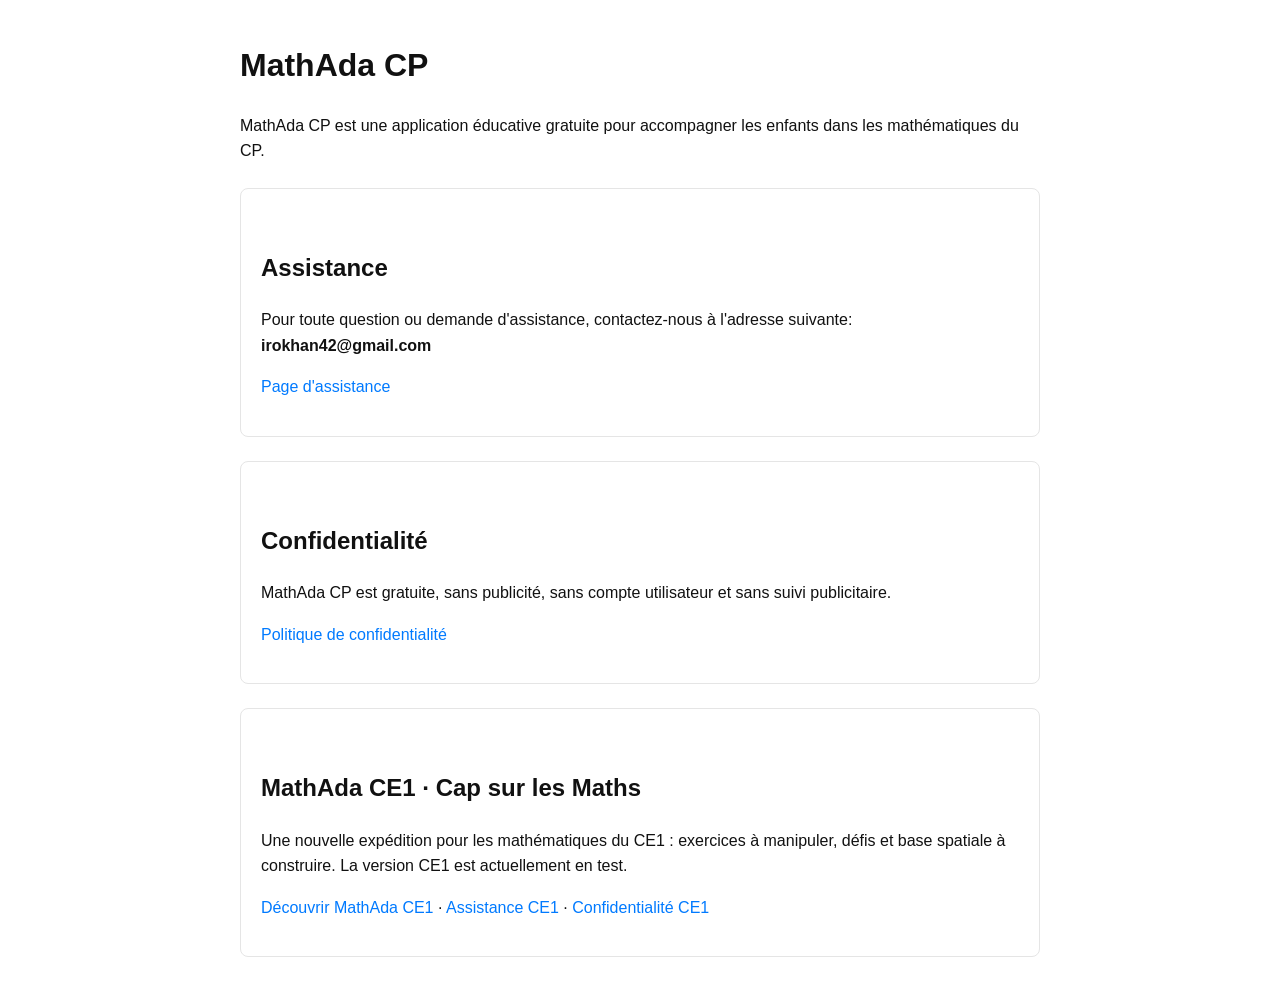
<file: index.html>
<!DOCTYPE html>
<html lang="fr">
<head>
<meta charset="UTF-8">
<meta name="viewport" content="width=device-width, initial-scale=1.0">
<title>MathAda CP</title>
<style>
body {
    font-family: -apple-system, BlinkMacSystemFont, "Segoe UI", Roboto, sans-serif;
    margin: 40px auto;
    max-width: 800px;
    line-height: 1.6;
    color: #111;
    padding: 0 20px;
}
h1, h2 {
    margin-top: 40px;
}
a {
    color: #007aff;
    text-decoration: none;
}
.card {
    border: 1px solid #e5e5e5;
    border-radius: 8px;
    padding: 20px;
    margin-top: 24px;
}
</style>
</head>
<body>

<h1>MathAda CP</h1>
<p>MathAda CP est une application éducative gratuite pour accompagner les enfants dans les mathématiques du CP.</p>

<div class="card">
<h2>Assistance</h2>
<p>Pour toute question ou demande d'assistance, contactez-nous à l'adresse suivante:<br>
<strong>irokhan42@gmail.com</strong></p>
<p><a href="support.html">Page d'assistance</a></p>
</div>

<div class="card">
<h2>Confidentialité</h2>
<p>MathAda CP est gratuite, sans publicité, sans compte utilisateur et sans suivi publicitaire.</p>
<p><a href="privacy.html">Politique de confidentialité</a></p>
</div>

<div class="card">
<h2>MathAda CE1 · Cap sur les Maths</h2>
<p>Une nouvelle expédition pour les mathématiques du CE1 : exercices à manipuler, défis et base spatiale à construire. La version CE1 est actuellement en test.</p>
<p><a href="ce1/">Découvrir MathAda CE1</a> · <a href="ce1/support.html">Assistance CE1</a> · <a href="ce1/privacy.html">Confidentialité CE1</a></p>
</div>
</body>
</html>
</file>
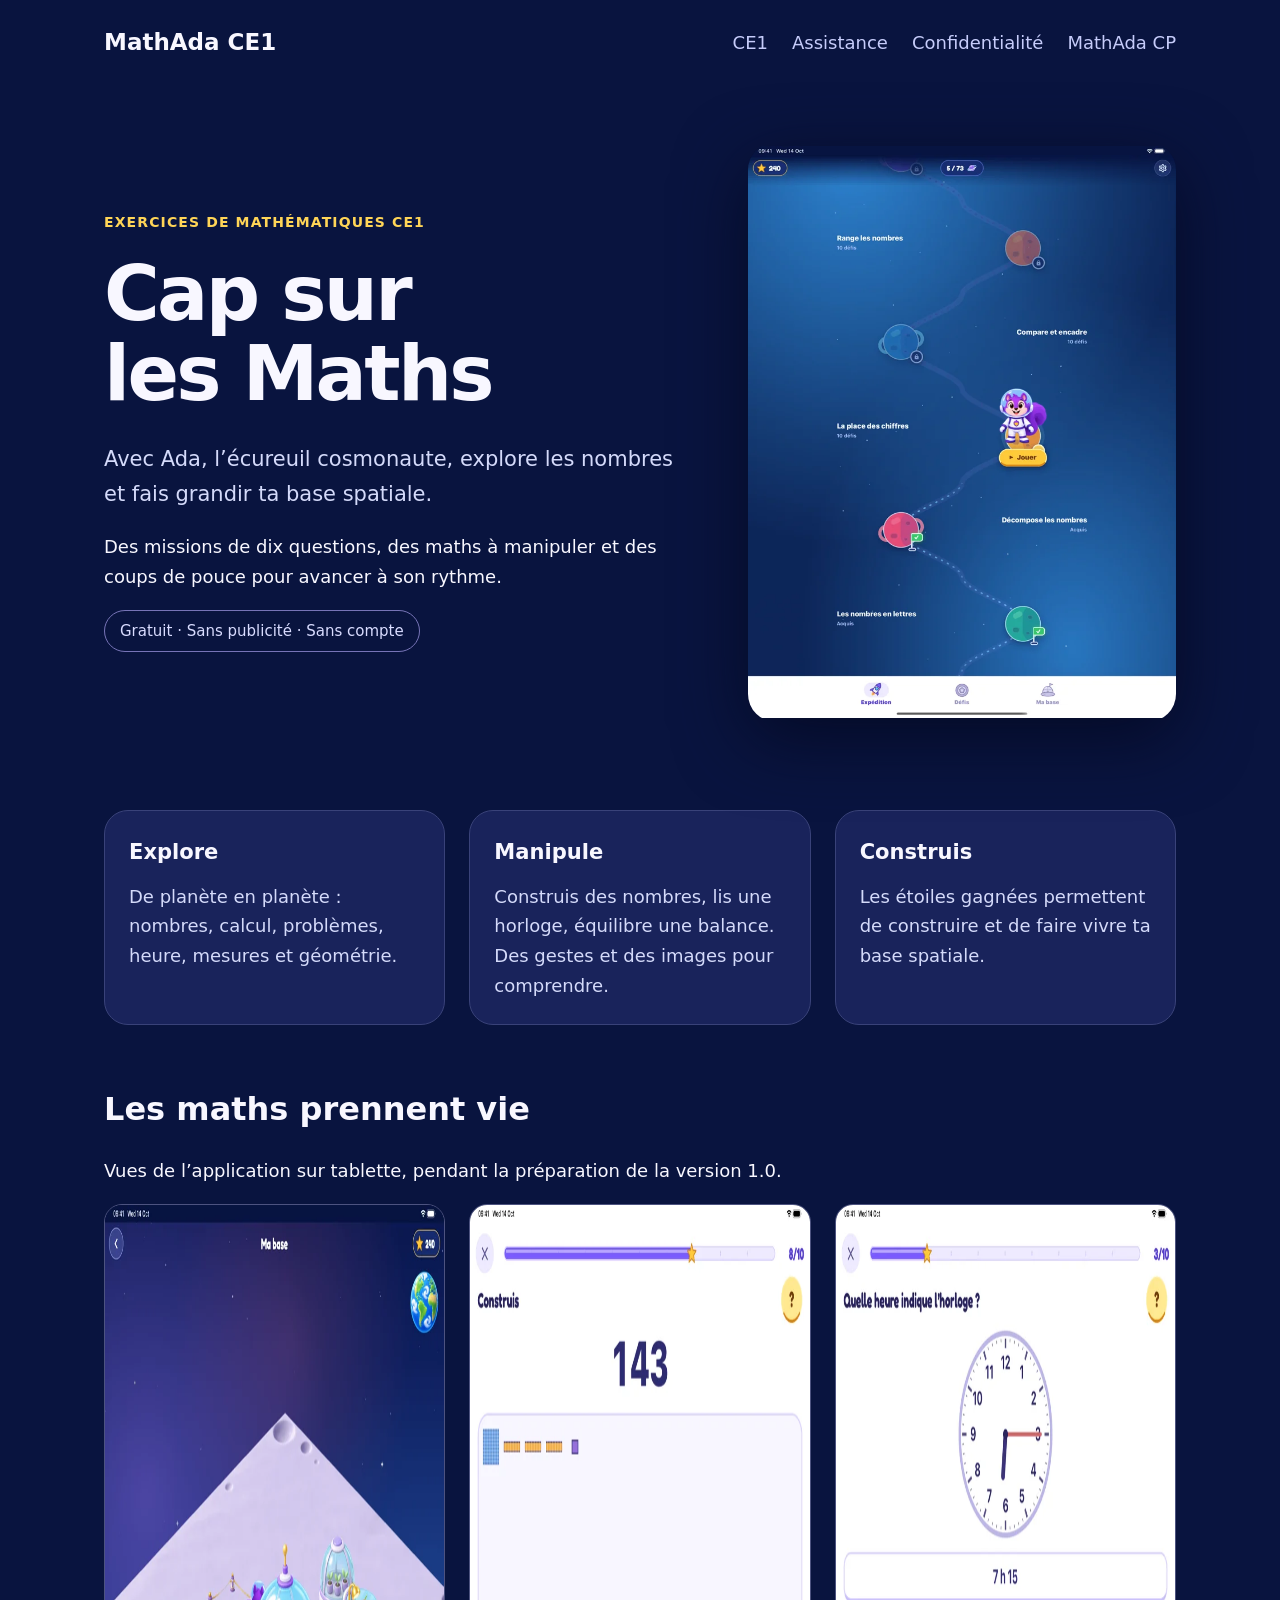
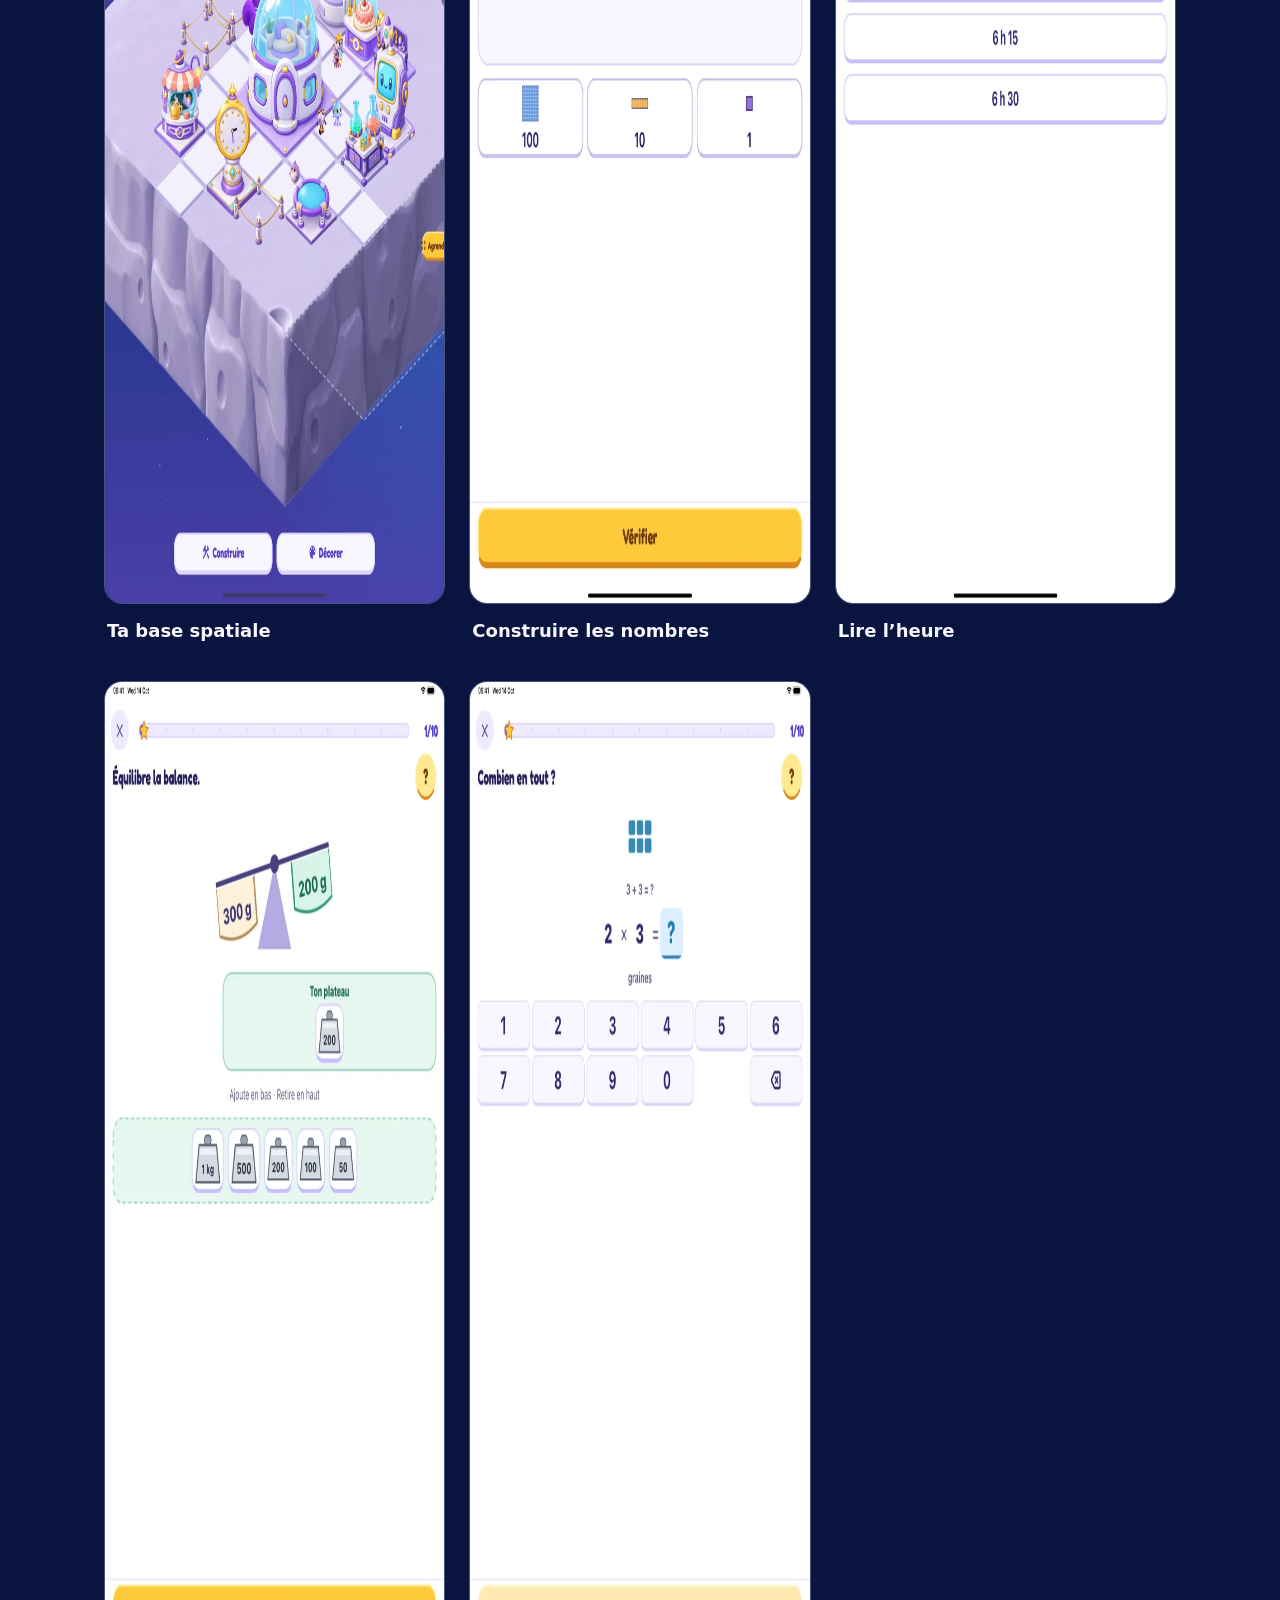
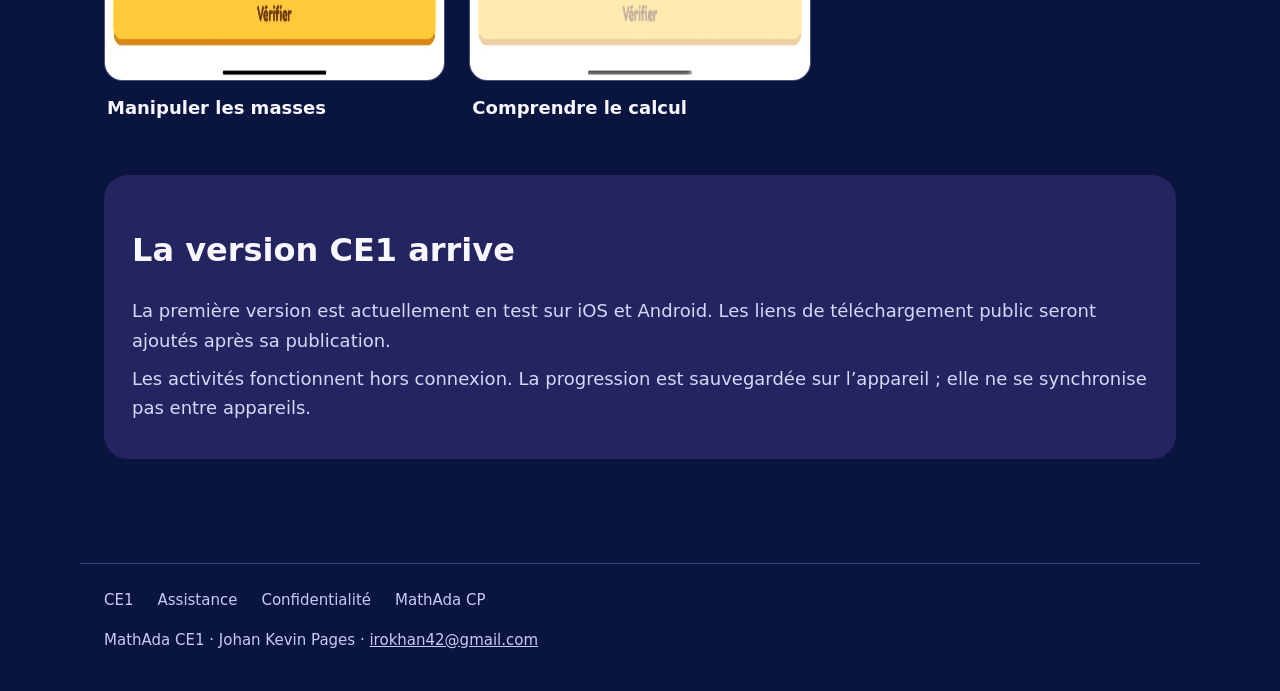
<file: ce1/index.html>
<!doctype html><html lang="fr"><head><meta charset="utf-8"><meta name="viewport" content="width=device-width,initial-scale=1"><title>Exercices de mathématiques CE1 — MathAda</title><meta name="description" content="Cap sur les Maths avec Ada : exercices de mathématiques CE1 à manipuler, expédition spatiale et base à construire. Gratuit, sans publicité."><link rel="stylesheet" href="site.css"></head><body><header><strong>MathAda CE1</strong><nav aria-label="Navigation"><a href="index.html">CE1</a><a href="support.html">Assistance</a><a href="privacy.html">Confidentialité</a><a href="../">MathAda CP</a></nav></header><main><section class="hero"><div><div class="eyebrow">EXERCICES DE MATHÉMATIQUES CE1</div><h1>Cap sur<br>les Maths</h1><p class="intro">Avec Ada, l’écureuil cosmonaute, explore les nombres et fais grandir ta base spatiale.</p><p>Des missions de dix questions, des maths à manipuler et des coups de pouce pour avancer à son rythme.</p><span class="pill">Gratuit · Sans publicité · Sans compte</span></div><img src="assets/expedition-build3.webp" width="750" height="1000" alt="La carte d’Expédition, Ada sur sa planète et le bouton Jouer"></section><section class="features" aria-label="Les activités"><article><h3>Explore</h3><p>De planète en planète : nombres, calcul, problèmes, heure, mesures et géométrie.</p></article><article><h3>Manipule</h3><p>Construis des nombres, lis une horloge, équilibre une balance. Des gestes et des images pour comprendre.</p></article><article><h3>Construis</h3><p>Les étoiles gagnées permettent de construire et de faire vivre ta base spatiale.</p></article></section><section><h2>Les maths prennent vie</h2><p>Vues de l’application sur tablette, pendant la préparation de la version 1.0.</p><div class="gallery"><figure><img loading="lazy" src="assets/base-build3.webp" width="750" height="1000" alt="Ta base spatiale dans MathAda CE1"><figcaption>Ta base spatiale</figcaption></figure><figure><img loading="lazy" src="assets/cdu-build3.webp" width="750" height="1000" alt="Construire les nombres dans MathAda CE1"><figcaption>Construire les nombres</figcaption></figure><figure><img loading="lazy" src="assets/heures-build3.webp" width="750" height="1000" alt="Lire l’heure dans MathAda CE1"><figcaption>Lire l’heure</figcaption></figure><figure><img loading="lazy" src="assets/balance-build3.webp" width="750" height="1000" alt="Manipuler les masses dans MathAda CE1"><figcaption>Manipuler les masses</figcaption></figure><figure><img loading="lazy" src="assets/calcul-build3.webp" width="750" height="1000" alt="Comprendre le calcul dans MathAda CE1"><figcaption>Comprendre le calcul</figcaption></figure></div></section><section class="note"><h2>La version CE1 arrive</h2><p>La première version est actuellement en test sur iOS et Android. Les liens de téléchargement public seront ajoutés après sa publication.</p><p>Les activités fonctionnent hors connexion. La progression est sauvegardée sur l’appareil ; elle ne se synchronise pas entre appareils.</p></section></main><footer><nav aria-label="Navigation"><a href="index.html">CE1</a><a href="support.html">Assistance</a><a href="privacy.html">Confidentialité</a><a href="../">MathAda CP</a></nav><p>MathAda CE1 · Johan Kevin Pages · <a href="mailto:irokhan42@gmail.com">irokhan42@gmail.com</a></p></footer></body></html>
</file>
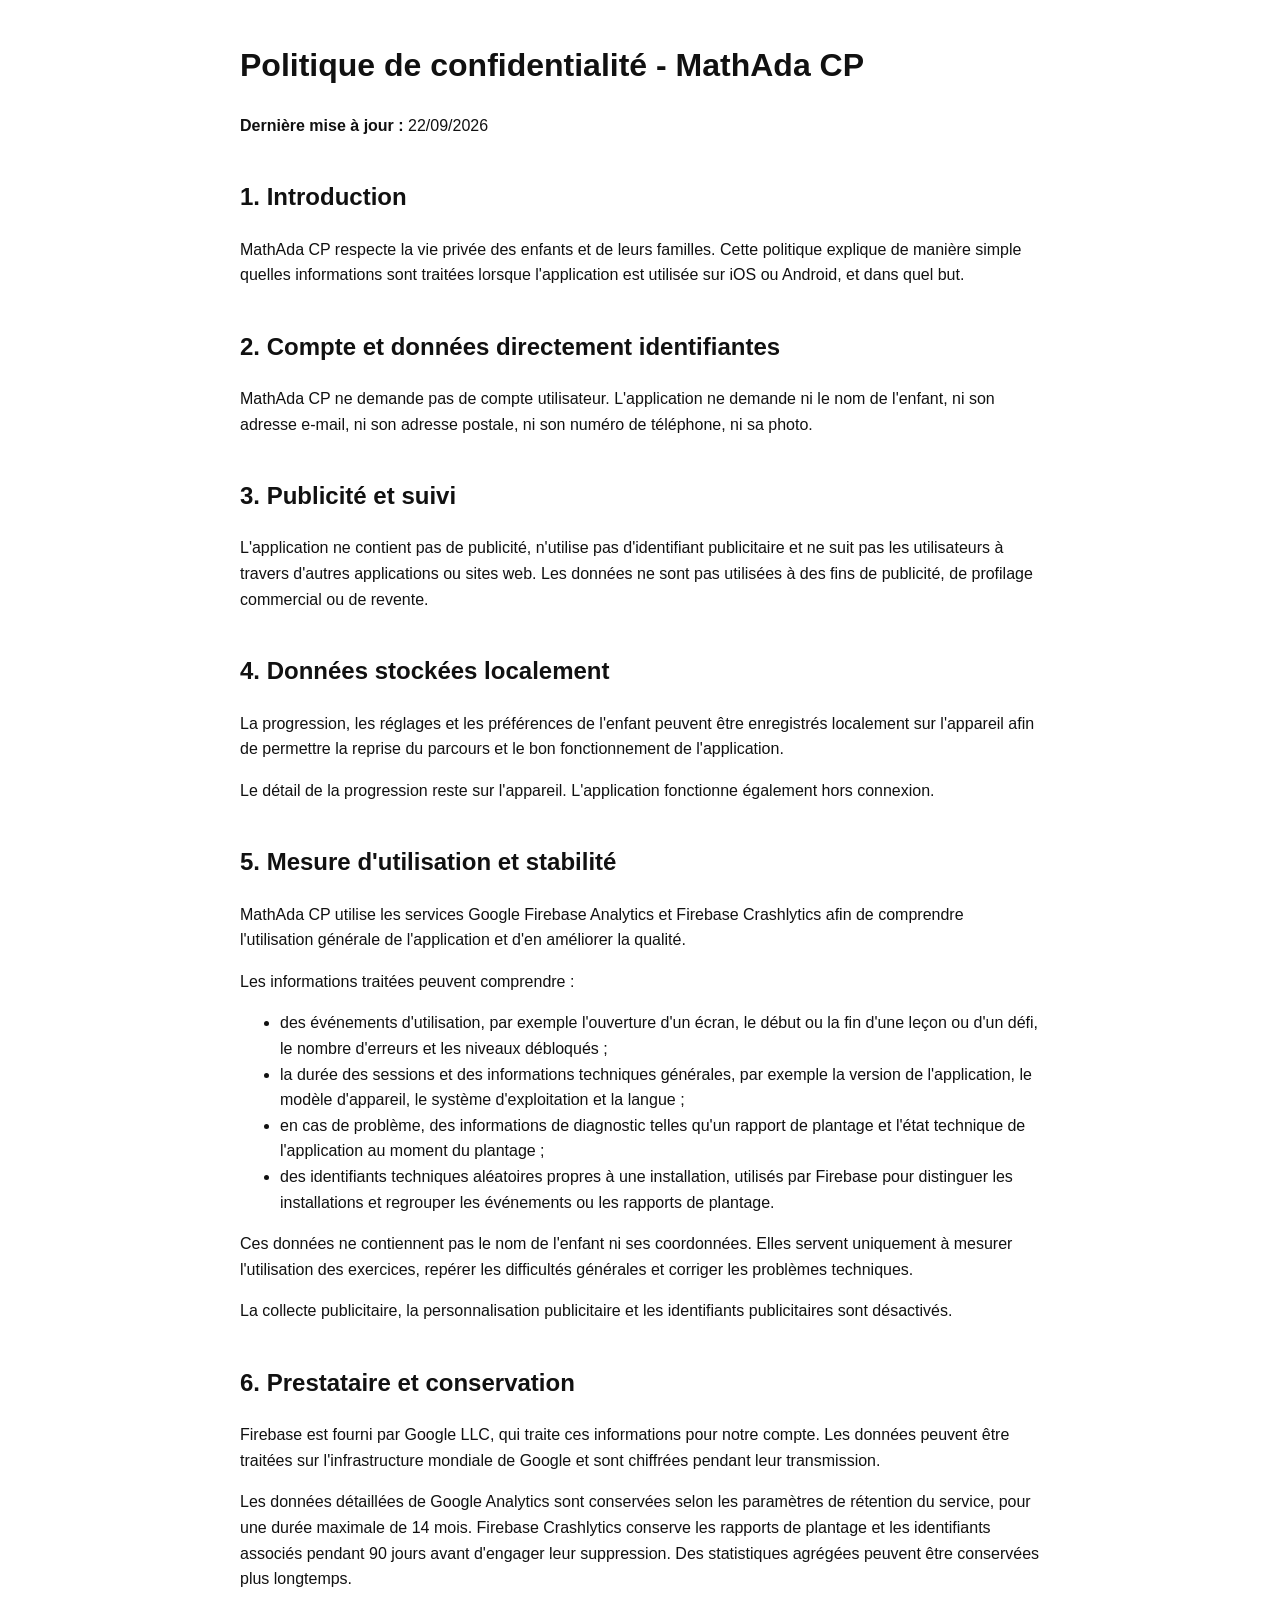
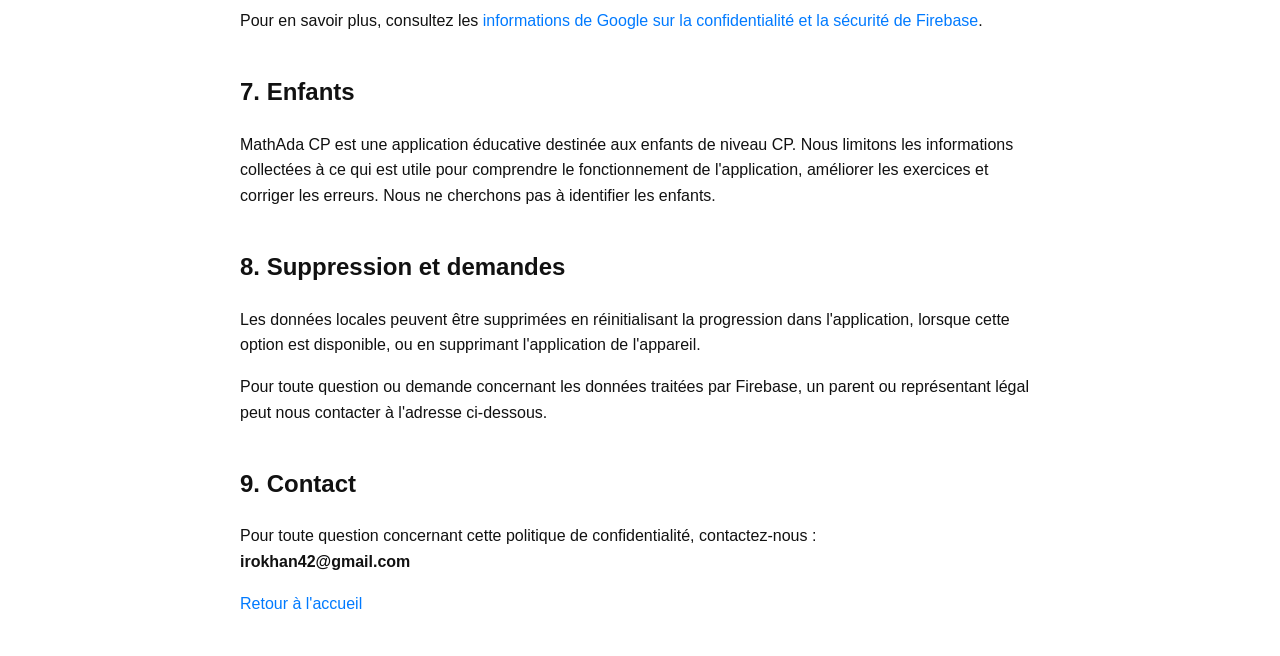
<file: privacy.html>
<!DOCTYPE html>
<html lang="fr">
<head>
<meta charset="UTF-8">
<meta name="viewport" content="width=device-width, initial-scale=1.0">
<title>Politique de confidentialité - MathAda CP</title>
<style>
body {
    font-family: -apple-system, BlinkMacSystemFont, "Segoe UI", Roboto, sans-serif;
    margin: 40px auto;
    max-width: 800px;
    line-height: 1.6;
    color: #111;
    padding: 0 20px;
}
h1, h2 {
    margin-top: 40px;
}
a {
    color: #007aff;
    text-decoration: none;
}
</style>
</head>
<body>

<h1>Politique de confidentialité - MathAda CP</h1>
<p><strong>Dernière mise à jour :</strong> 22/09/2026</p>

<h2>1. Introduction</h2>
<p>MathAda CP respecte la vie privée des enfants et de leurs familles. Cette politique explique de manière simple quelles informations sont traitées lorsque l'application est utilisée sur iOS ou Android, et dans quel but.</p>

<h2>2. Compte et données directement identifiantes</h2>
<p>MathAda CP ne demande pas de compte utilisateur. L'application ne demande ni le nom de l'enfant, ni son adresse e-mail, ni son adresse postale, ni son numéro de téléphone, ni sa photo.</p>

<h2>3. Publicité et suivi</h2>
<p>L'application ne contient pas de publicité, n'utilise pas d'identifiant publicitaire et ne suit pas les utilisateurs à travers d'autres applications ou sites web. Les données ne sont pas utilisées à des fins de publicité, de profilage commercial ou de revente.</p>

<h2>4. Données stockées localement</h2>
<p>La progression, les réglages et les préférences de l'enfant peuvent être enregistrés localement sur l'appareil afin de permettre la reprise du parcours et le bon fonctionnement de l'application.</p>
<p>Le détail de la progression reste sur l'appareil. L'application fonctionne également hors connexion.</p>

<h2>5. Mesure d'utilisation et stabilité</h2>
<p>MathAda CP utilise les services Google Firebase Analytics et Firebase Crashlytics afin de comprendre l'utilisation générale de l'application et d'en améliorer la qualité.</p>
<p>Les informations traitées peuvent comprendre :</p>
<ul>
    <li>des événements d'utilisation, par exemple l'ouverture d'un écran, le début ou la fin d'une leçon ou d'un défi, le nombre d'erreurs et les niveaux débloqués ;</li>
    <li>la durée des sessions et des informations techniques générales, par exemple la version de l'application, le modèle d'appareil, le système d'exploitation et la langue ;</li>
    <li>en cas de problème, des informations de diagnostic telles qu'un rapport de plantage et l'état technique de l'application au moment du plantage ;</li>
    <li>des identifiants techniques aléatoires propres à une installation, utilisés par Firebase pour distinguer les installations et regrouper les événements ou les rapports de plantage.</li>
</ul>
<p>Ces données ne contiennent pas le nom de l'enfant ni ses coordonnées. Elles servent uniquement à mesurer l'utilisation des exercices, repérer les difficultés générales et corriger les problèmes techniques.</p>
<p>La collecte publicitaire, la personnalisation publicitaire et les identifiants publicitaires sont désactivés.</p>

<h2>6. Prestataire et conservation</h2>
<p>Firebase est fourni par Google LLC, qui traite ces informations pour notre compte. Les données peuvent être traitées sur l'infrastructure mondiale de Google et sont chiffrées pendant leur transmission.</p>
<p>Les données détaillées de Google Analytics sont conservées selon les paramètres de rétention du service, pour une durée maximale de 14 mois. Firebase Crashlytics conserve les rapports de plantage et les identifiants associés pendant 90 jours avant d'engager leur suppression. Des statistiques agrégées peuvent être conservées plus longtemps.</p>
<p>Pour en savoir plus, consultez les <a href="https://firebase.google.com/support/privacy" rel="noopener noreferrer">informations de Google sur la confidentialité et la sécurité de Firebase</a>.</p>

<h2>7. Enfants</h2>
<p>MathAda CP est une application éducative destinée aux enfants de niveau CP. Nous limitons les informations collectées à ce qui est utile pour comprendre le fonctionnement de l'application, améliorer les exercices et corriger les erreurs. Nous ne cherchons pas à identifier les enfants.</p>

<h2>8. Suppression et demandes</h2>
<p>Les données locales peuvent être supprimées en réinitialisant la progression dans l'application, lorsque cette option est disponible, ou en supprimant l'application de l'appareil.</p>
<p>Pour toute question ou demande concernant les données traitées par Firebase, un parent ou représentant légal peut nous contacter à l'adresse ci-dessous.</p>

<h2>9. Contact</h2>
<p>Pour toute question concernant cette politique de confidentialité, contactez-nous :<br>
<strong>irokhan42@gmail.com</strong></p>

<p><a href="index.html">Retour à l'accueil</a></p>

</body>
</html>
</file>
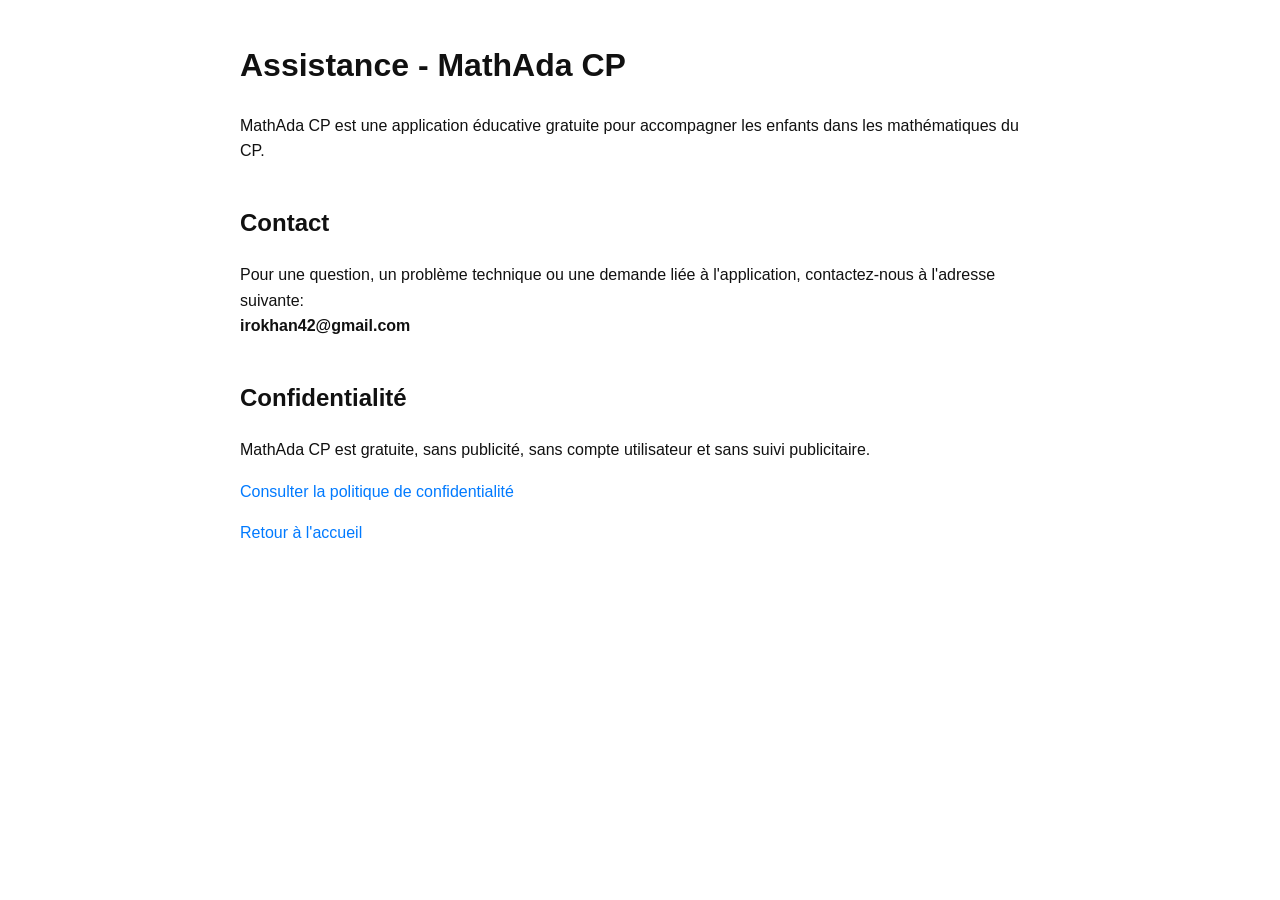
<file: support.html>
<!DOCTYPE html>
<html lang="fr">
<head>
<meta charset="UTF-8">
<meta name="viewport" content="width=device-width, initial-scale=1.0">
<title>Assistance - MathAda CP</title>
<style>
body {
    font-family: -apple-system, BlinkMacSystemFont, "Segoe UI", Roboto, sans-serif;
    margin: 40px auto;
    max-width: 800px;
    line-height: 1.6;
    color: #111;
    padding: 0 20px;
}
h1, h2 {
    margin-top: 40px;
}
a {
    color: #007aff;
    text-decoration: none;
}
</style>
</head>
<body>

<h1>Assistance - MathAda CP</h1>
<p>MathAda CP est une application éducative gratuite pour accompagner les enfants dans les mathématiques du CP.</p>

<h2>Contact</h2>
<p>Pour une question, un problème technique ou une demande liée à l'application, contactez-nous à l'adresse suivante:<br>
<strong>irokhan42@gmail.com</strong></p>

<h2>Confidentialité</h2>
<p>MathAda CP est gratuite, sans publicité, sans compte utilisateur et sans suivi publicitaire.</p>
<p><a href="privacy.html">Consulter la politique de confidentialité</a></p>

<p><a href="index.html">Retour à l'accueil</a></p>

</body>
</html>
</file>
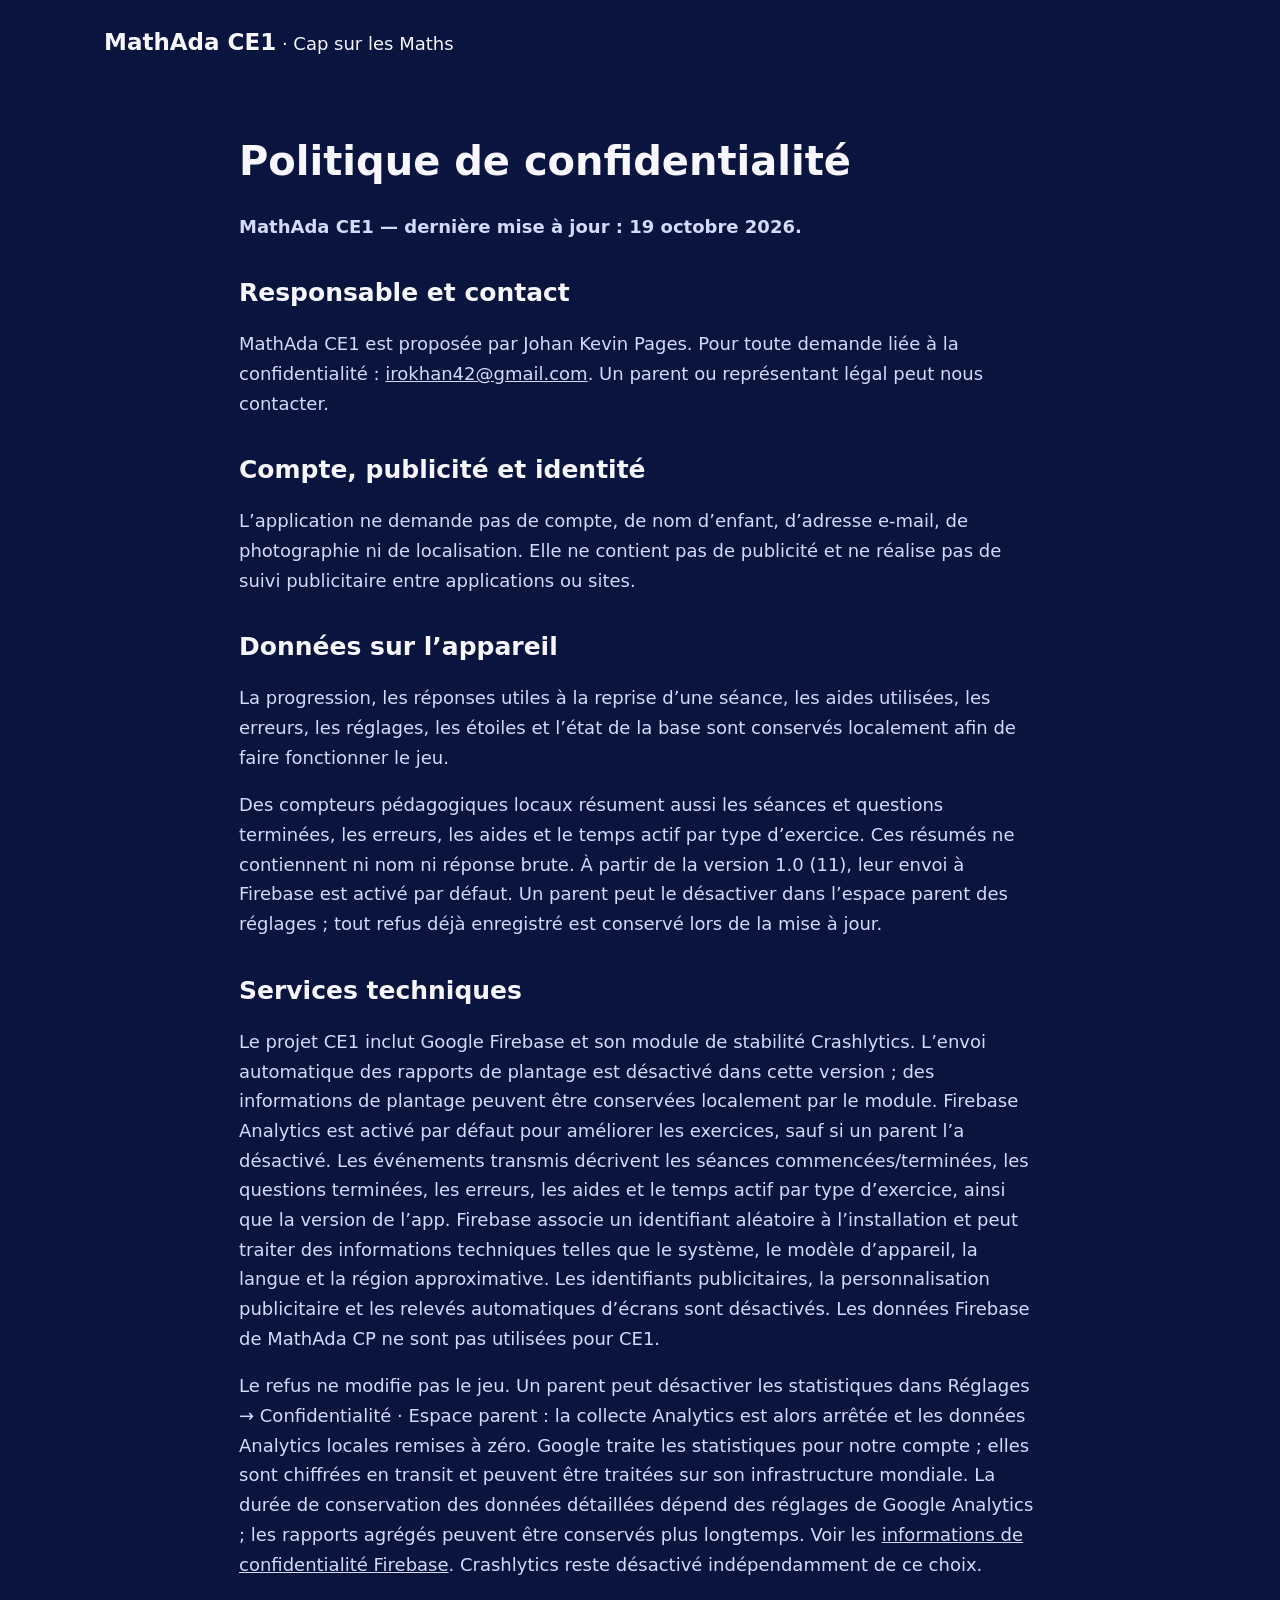
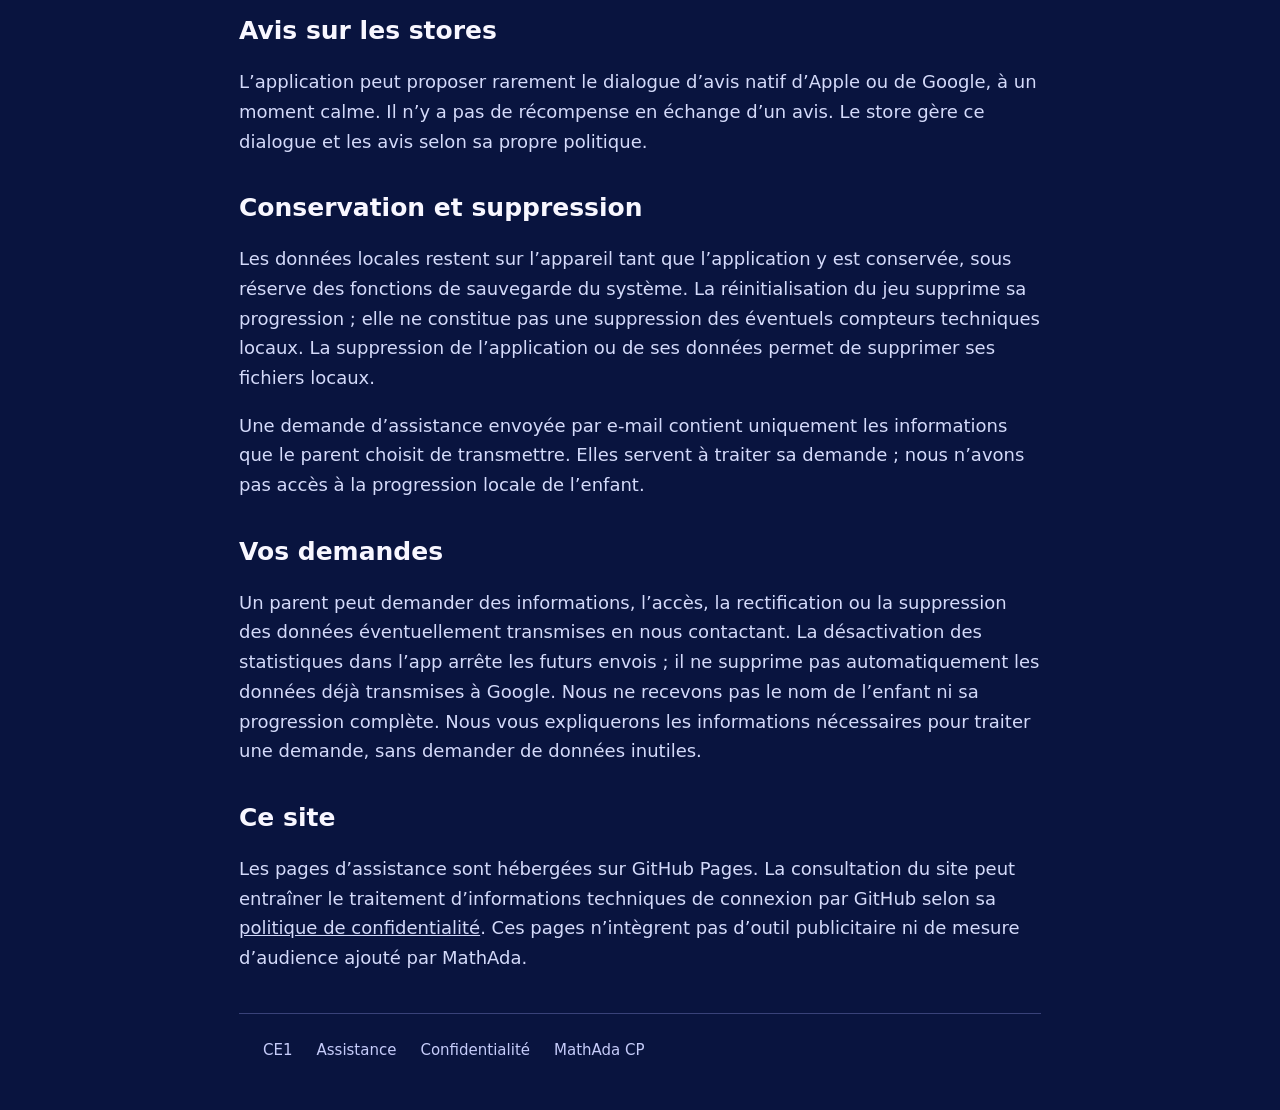
<file: ce1/privacy.html>
<!doctype html><html lang="fr"><head><meta charset="utf-8"><meta name="viewport" content="width=device-width, initial-scale=1"><title>Politique de confidentialité — MathAda CE1</title><link rel="stylesheet" href="site.css"></head><body><header><div><strong>MathAda CE1</strong> · Cap sur les Maths</div></header><main class="legal"><h1>Politique de confidentialité</h1><p><strong>MathAda CE1 — dernière mise à jour : 19 octobre 2026.</strong></p><h2>Responsable et contact</h2><p>MathAda CE1 est proposée par Johan Kevin Pages. Pour toute demande liée à la confidentialité : <a href="mailto:irokhan42@gmail.com">irokhan42@gmail.com</a>. Un parent ou représentant légal peut nous contacter.</p><h2>Compte, publicité et identité</h2><p>L’application ne demande pas de compte, de nom d’enfant, d’adresse e-mail, de photographie ni de localisation. Elle ne contient pas de publicité et ne réalise pas de suivi publicitaire entre applications ou sites.</p><h2>Données sur l’appareil</h2><p>La progression, les réponses utiles à la reprise d’une séance, les aides utilisées, les erreurs, les réglages, les étoiles et l’état de la base sont conservés localement afin de faire fonctionner le jeu.</p><p>Des compteurs pédagogiques locaux résument aussi les séances et questions terminées, les erreurs, les aides et le temps actif par type d’exercice. Ces résumés ne contiennent ni nom ni réponse brute. À partir de la version 1.0 (11), leur envoi à Firebase est activé par défaut. Un parent peut le désactiver dans l’espace parent des réglages ; tout refus déjà enregistré est conservé lors de la mise à jour.</p><h2>Services techniques</h2><p>Le projet CE1 inclut Google Firebase et son module de stabilité Crashlytics. L’envoi automatique des rapports de plantage est désactivé dans cette version ; des informations de plantage peuvent être conservées localement par le module. Firebase Analytics est activé par défaut pour améliorer les exercices, sauf si un parent l’a désactivé. Les événements transmis décrivent les séances commencées/terminées, les questions terminées, les erreurs, les aides et le temps actif par type d’exercice, ainsi que la version de l’app. Firebase associe un identifiant aléatoire à l’installation et peut traiter des informations techniques telles que le système, le modèle d’appareil, la langue et la région approximative. Les identifiants publicitaires, la personnalisation publicitaire et les relevés automatiques d’écrans sont désactivés. Les données Firebase de MathAda CP ne sont pas utilisées pour CE1.</p><p>Le refus ne modifie pas le jeu. Un parent peut désactiver les statistiques dans Réglages → Confidentialité · Espace parent : la collecte Analytics est alors arrêtée et les données Analytics locales remises à zéro. Google traite les statistiques pour notre compte ; elles sont chiffrées en transit et peuvent être traitées sur son infrastructure mondiale. La durée de conservation des données détaillées dépend des réglages de Google Analytics ; les rapports agrégés peuvent être conservés plus longtemps. Voir les <a href="https://firebase.google.com/support/privacy" rel="noopener noreferrer">informations de confidentialité Firebase</a>. Crashlytics reste désactivé indépendamment de ce choix.</p><h2>Avis sur les stores</h2><p>L’application peut proposer rarement le dialogue d’avis natif d’Apple ou de Google, à un moment calme. Il n’y a pas de récompense en échange d’un avis. Le store gère ce dialogue et les avis selon sa propre politique.</p><h2>Conservation et suppression</h2><p>Les données locales restent sur l’appareil tant que l’application y est conservée, sous réserve des fonctions de sauvegarde du système. La réinitialisation du jeu supprime sa progression ; elle ne constitue pas une suppression des éventuels compteurs techniques locaux. La suppression de l’application ou de ses données permet de supprimer ses fichiers locaux.</p><p>Une demande d’assistance envoyée par e-mail contient uniquement les informations que le parent choisit de transmettre. Elles servent à traiter sa demande ; nous n’avons pas accès à la progression locale de l’enfant.</p><h2>Vos demandes</h2><p>Un parent peut demander des informations, l’accès, la rectification ou la suppression des données éventuellement transmises en nous contactant. La désactivation des statistiques dans l’app arrête les futurs envois ; il ne supprime pas automatiquement les données déjà transmises à Google. Nous ne recevons pas le nom de l’enfant ni sa progression complète. Nous vous expliquerons les informations nécessaires pour traiter une demande, sans demander de données inutiles.</p><h2>Ce site</h2><p>Les pages d’assistance sont hébergées sur GitHub Pages. La consultation du site peut entraîner le traitement d’informations techniques de connexion par GitHub selon sa <a href="https://docs.github.com/fr/site-policy/privacy-policies/github-general-privacy-statement" rel="noopener noreferrer">politique de confidentialité</a>. Ces pages n’intègrent pas d’outil publicitaire ni de mesure d’audience ajouté par MathAda.</p><footer><nav aria-label="Navigation"><a href="index.html">CE1</a><a href="support.html">Assistance</a><a href="privacy.html">Confidentialité</a><a href="../">MathAda CP</a></nav></footer></main></body></html>
</file>
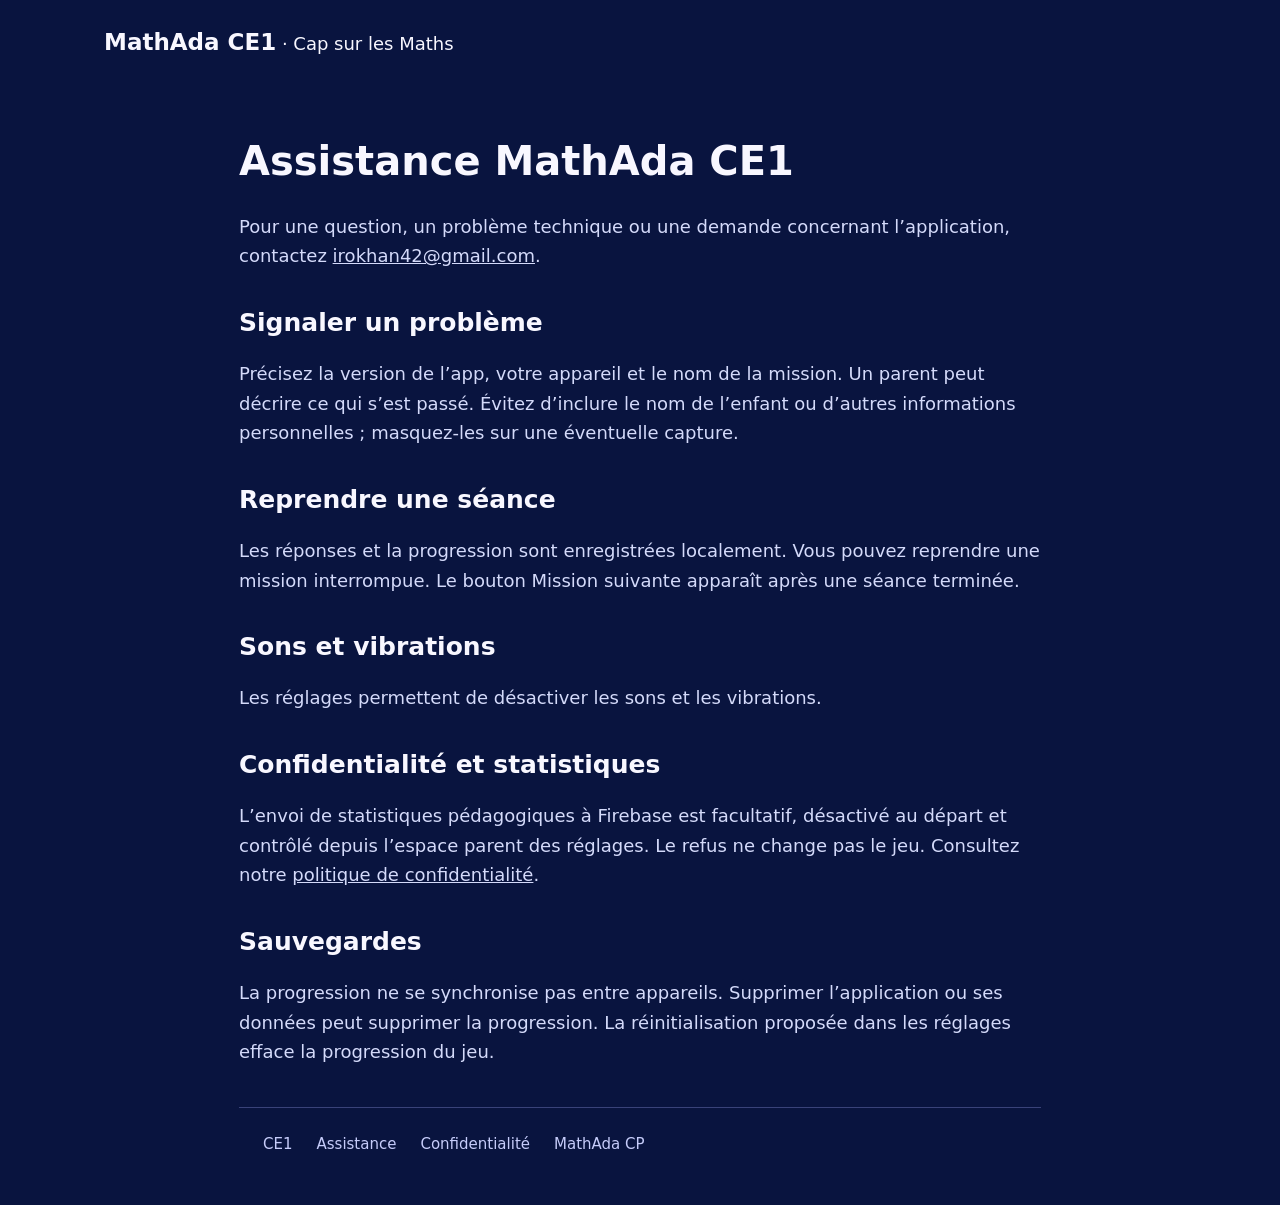
<file: ce1/support.html>
<!doctype html><html lang="fr"><head><meta charset="utf-8"><meta name="viewport" content="width=device-width, initial-scale=1"><title>Assistance — MathAda CE1</title><link rel="stylesheet" href="site.css"></head><body><header><div><strong>MathAda CE1</strong> · Cap sur les Maths</div></header><main class="legal"><h1>Assistance MathAda CE1</h1><p>Pour une question, un problème technique ou une demande concernant l’application, contactez <a href="mailto:irokhan42@gmail.com">irokhan42@gmail.com</a>.</p><h2>Signaler un problème</h2><p>Précisez la version de l’app, votre appareil et le nom de la mission. Un parent peut décrire ce qui s’est passé. Évitez d’inclure le nom de l’enfant ou d’autres informations personnelles ; masquez-les sur une éventuelle capture.</p><h2>Reprendre une séance</h2><p>Les réponses et la progression sont enregistrées localement. Vous pouvez reprendre une mission interrompue. Le bouton Mission suivante apparaît après une séance terminée.</p><h2>Sons et vibrations</h2><p>Les réglages permettent de désactiver les sons et les vibrations.</p><h2>Confidentialité et statistiques</h2><p>L’envoi de statistiques pédagogiques à Firebase est facultatif, désactivé au départ et contrôlé depuis l’espace parent des réglages. Le refus ne change pas le jeu. Consultez notre <a href="privacy.html">politique de confidentialité</a>.</p><h2>Sauvegardes</h2><p>La progression ne se synchronise pas entre appareils. Supprimer l’application ou ses données peut supprimer la progression. La réinitialisation proposée dans les réglages efface la progression du jeu.</p><footer><nav aria-label="Navigation"><a href="index.html">CE1</a><a href="support.html">Assistance</a><a href="privacy.html">Confidentialité</a><a href="../">MathAda CP</a></nav></footer></main></body></html>
</file>
<file: ce1/site.css>
*{box-sizing:border-box}body{margin:0;background:#09143f;color:#f8f7ff;font:18px/1.65 system-ui,-apple-system,sans-serif}a{color:inherit}header,main,footer{max-width:1120px;margin:auto;padding:24px}header{display:flex;justify-content:space-between;gap:24px;align-items:center}header strong{font-size:23px}nav{display:flex;flex-wrap:wrap;gap:24px}nav a{text-decoration:none;color:#c6ccfa}a:hover{text-decoration:underline}a:focus-visible{outline:3px solid #ffd557;outline-offset:5px}.hero{display:grid;grid-template-columns:1.15fr .85fr;gap:64px;align-items:center;padding:32px 0 48px}.eyebrow{color:#ffd557;font-weight:750;letter-spacing:.08em;font-size:14px}.hero h1{font-size:clamp(45px,6vw,76px);line-height:1.05;letter-spacing:-.035em;margin:20px 0 28px}.intro{color:#d4dafa;font-size:21px}.pill{display:inline-block;border:1px solid #7774b7;padding:8px 15px;border-radius:30px;color:#d9dcff;font-size:15px}.hero img{width:100%;max-height:580px;object-fit:contain;border-radius:28px;filter:drop-shadow(0 20px 35px #040a26)}h2{font-size:32px;line-height:1.25}.features{display:grid;grid-template-columns:repeat(3,1fr);gap:24px;margin:40px 0 64px}.features article{padding:24px;background:#19235b;border:1px solid #394279;border-radius:24px}.features h3{margin:0 0 12px}.features p{margin:0;color:#d4dafa}.gallery{display:grid;grid-template-columns:repeat(3,1fr);gap:24px}.gallery figure{margin:0;min-width:0}.gallery img{display:block;width:100%;border-radius:18px;border:1px solid #4d5380}.gallery figcaption{padding:12px 3px;font-weight:650}.note{background:#242460;border-radius:24px;padding:28px;margin:40px 0}.note p{margin:8px 0;color:#d4dafa}footer{margin-top:40px;border-top:1px solid #394279;color:#c6ccfa;font-size:15px}.legal{max-width:850px}.legal p,.legal li{color:#d4dafa}.legal h1{font-size:40px;line-height:1.2}.legal h2{font-size:25px;margin-top:36px}@media(max-width:720px){header{align-items:flex-start;flex-direction:column}.hero{grid-template-columns:1fr;gap:28px;padding-top:12px}.hero img{max-height:440px}.features{grid-template-columns:1fr;gap:16px}.gallery{grid-template-columns:repeat(2,1fr);gap:14px}.intro{font-size:19px}main,header,footer{padding:20px}}@media(prefers-reduced-motion:reduce){*{scroll-behavior:auto}}
</file>
